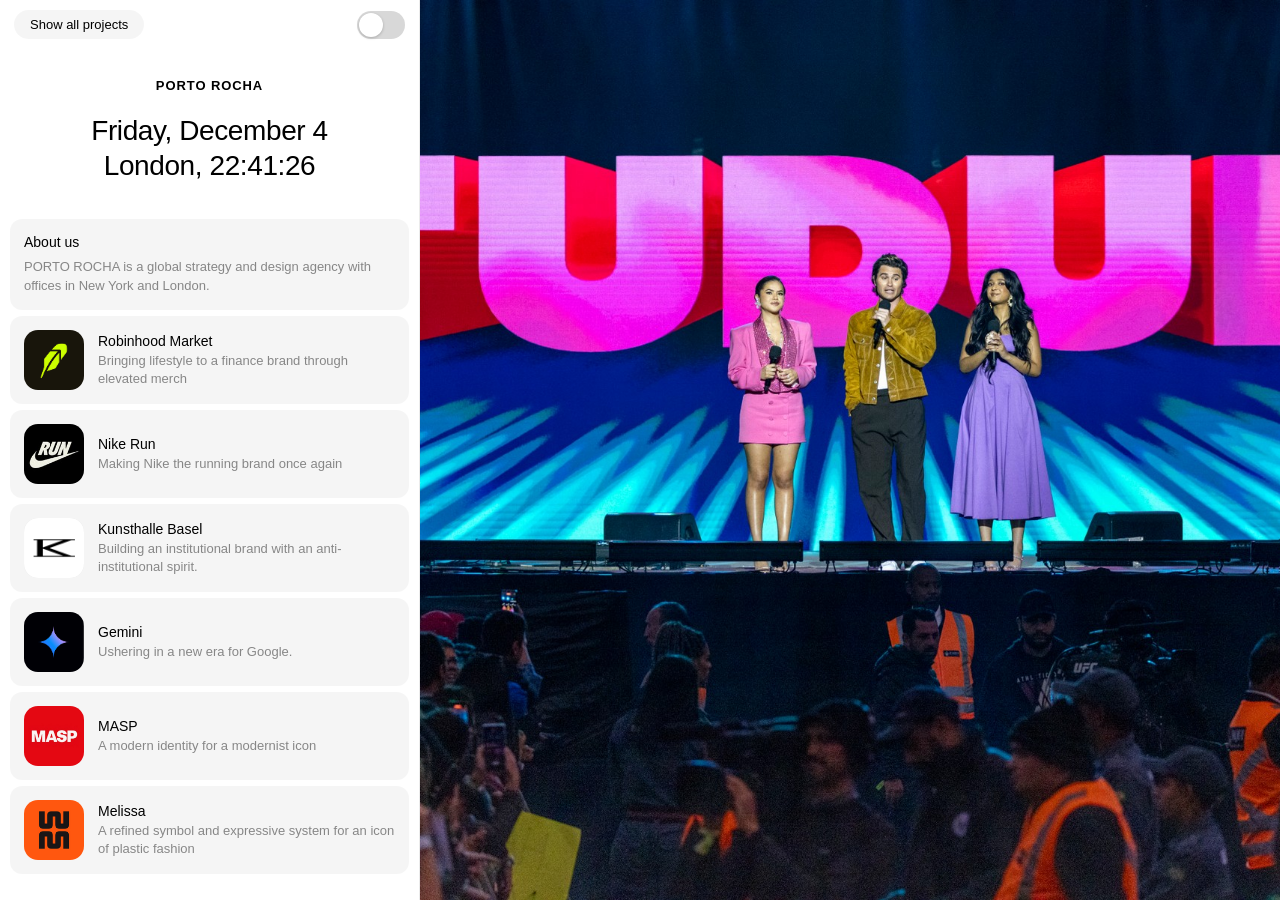
<file: index.html>
<!DOCTYPE html>
<html lang="en">
<head>
  <meta charset="UTF-8" /><meta name="viewport" content="width=device-width, initial-scale=1.0" />
  <title>PORTO ROCHA</title>
  <link rel="stylesheet" href="css/shared.css" />
  <style>
    /* ── Layout ── */
    html, body { height: 100%; overflow: hidden; margin: 0; padding: 0; }
    body { display: flex; }
    .wrapper { display: flex; width: 100%; height: 100vh; }

    /* ── Right content column ── */
    .content {
      flex: 1;
      height: 100vh;
      overflow-y: auto;
      scrollbar-width: none;
    }
    .content::-webkit-scrollbar { display: none; }

    /* ── HERO: full viewport height, fills right panel ── */
    .hero {
      width: 100%;
      height: 100vh;
      overflow: hidden;
      background: #d8d5cf;
      flex-shrink: 0;
      position: relative;
    }
    .hero img {
      width: 100%;
      height: 100%;
      object-fit: cover;
      object-position: center;
      display: block;
    }

    /* ── Cards grid ── */
    .cards-grid {
      display: grid;
      grid-template-columns: 1fr 1fr 1fr;
      gap: 8px;
      padding: 8px;
      align-items: start;
    }
    .cards-col { display: flex; flex-direction: column; gap: 8px; }

    a.card {
      display: block;
      background: var(--card-bg);
      border-radius: 12px;
      padding: 16px;
      transition: background .2s;
      text-decoration: none;
    }
    a.card:hover { background: var(--card-hover); }

    .card__date  { font-size: 12px; color: var(--muted); margin-bottom: 8px; display: block; }
    .card__title { font-family: var(--font-display), sans-serif; font-size: 21px; font-weight: 400; letter-spacing: -.3px; line-height: 1.15; color: var(--text); margin-bottom: 10px; }
    .card__body  { font-size: 13px; color: var(--muted); line-height: 1.55; margin-bottom: 14px; }

    /* Default card image — vertical portrait */
    .card__img {
      overflow: hidden;
      border-radius: 6px;
      background: #ddd;
    }
    .card__img img {
      width: 100%; height: 100%;
      object-fit: cover; display: block;
      transition: transform .35s;
    }
    a.card:hover .card__img img { transform: scale(1.025); }

    /* Orientation variants */
    .card__img--portrait   { aspect-ratio: 3/4; }
    .card__img--landscape  { aspect-ratio: 16/9; }
    .card__img--square     { aspect-ratio: 1/1; }
    .card__img--wide       { aspect-ratio: 4/3; }

    @media(max-width:1100px){ .cards-grid { grid-template-columns: 1fr 1fr; } }
    @media(max-width:640px) { .cards-grid { grid-template-columns: 1fr; } }
  </style>
</head>
<body>
<div class="wrapper">

  <!-- ══════════ LEFT NAV ══════════ -->
  <nav class="nav">
    <div class="nav__topbar">
      <button class="nav__show-btn" onclick="location.href='all.html'">Show all projects</button>
      <button class="nav__toggle" aria-label="Toggle view"></button>
    </div>
    <div class="nav__header">
      <div class="nav__brand">PORTO ROCHA</div>
      <div class="nav__clock">
        <span class="nav__clock-date" id="clock-date"></span>
        <span class="nav__clock-time" id="clock-time"></span>
      </div>
    </div>
    <div class="nav__cards">
      <a class="nav__card" href="about.html">
        <p class="nav__about-title">About us</p>
        <p class="nav__about-text">PORTO ROCHA is a global strategy and design agency with offices in New York and London.</p>
      </a>
      <a class="nav__card" href="project.html?p=Robinhood">
        <div class="nav__project">
          <div class="nav__project-thumb"><img src="images/19f374b2c04a2c84f1aed12737df30a0_002.png" alt="Robinhood" /></div>
          <div class="nav__project-info"><p class="nav__project-name">Robinhood Market</p><p class="nav__project-desc">Bringing lifestyle to a finance brand through elevated merch</p></div>
        </div>
      </a>
      <a class="nav__card" href="project.html?p=Nike Run">
        <div class="nav__project">
          <div class="nav__project-thumb"><img src="images/7d114369853c65c44ce5f91b9b243f2b_002.jpg" alt="Nike Run" /></div>
          <div class="nav__project-info"><p class="nav__project-name">Nike Run</p><p class="nav__project-desc">Making Nike the running brand once again</p></div>
        </div>
      </a>
      <a class="nav__card" href="project.html?p=Kunsthalle">
        <div class="nav__project">
          <div class="nav__project-thumb"><img src="images/b670d5b1285397047b038368533b15ea_002.png" alt="Kunsthalle" /></div>
          <div class="nav__project-info"><p class="nav__project-name">Kunsthalle Basel</p><p class="nav__project-desc">Building an institutional brand with an anti-institutional spirit.</p></div>
        </div>
      </a>
      <a class="nav__card" href="project.html?p=Gemini">
        <div class="nav__project">
          <div class="nav__project-thumb"><img src="images/dfbff0446cd450d7bafc721aad8fc51c_002.png" alt="Gemini" /></div>
          <div class="nav__project-info"><p class="nav__project-name">Gemini</p><p class="nav__project-desc">Ushering in a new era for Google.</p></div>
        </div>
      </a>
      <a class="nav__card" href="project.html?p=MASP">
        <div class="nav__project">
          <div class="nav__project-thumb"><img src="images/5bea1e1fd8beee2b68161482c99046e8.jpg" alt="MASP" /></div>
          <div class="nav__project-info"><p class="nav__project-name">MASP</p><p class="nav__project-desc">A modern identity for a modernist icon</p></div>
        </div>
      </a>
      <a class="nav__card" href="project.html?p=Melissa">
        <div class="nav__project">
          <div class="nav__project-thumb"><img src="images/858c5df6c3f197e4907f97b1a3226298_003.png" alt="Melissa" /></div>
          <div class="nav__project-info"><p class="nav__project-name">Melissa</p><p class="nav__project-desc">A refined symbol and expressive system for an icon of plastic fashion</p></div>
        </div>
      </a>
    </div>
  </nav>

  <!-- ══════════ CONTENT ══════════ -->
  <div class="content">

    <!-- HERO — full viewport height -->
    <div class="hero">
      <img src="images/a2f7ddaf1c509690f80ad04a61911b9f_003.jpg" alt="Porto Rocha" />
    </div>

    <!-- CARDS -->
    <div class="cards-grid">

      <!-- Col 1 -->
      <div class="cards-col">
        <a class="card" href="project.html?p=forma">
          <span class="card__date">8 April 2026</span>
          <h2 class="card__title">Felipe Rocha to join ADG Jury Talk at the 2026 Laus Awards</h2>
          <p class="card__body">Felipe Rocha will be serving as a member on the Branding and graphics of the environment Jury for the 2026 ADG Laus awards in Barcelona. Entries are open now!</p>
          <!-- landscape: wide news/editorial photos look best horizontal -->
          <div class="card__img card__img--landscape">
            <img src="images/eed8797508fff9f7b24d330cb068e2cb_002.png" alt="" loading="lazy" />
          </div>
        </a>
        <a class="card" href="project.html?p=olivo">
          <span class="card__date">27 January 2026</span>
          <h2 class="card__title">BP&O Reviews Kunsthalle Basel Identity</h2>
          <p class="card__body">BP&O featured our identity for Kunsthalle Basel, highlighting its seamless fit within the art community.</p>
          <!-- portrait: editorial/art imagery suits vertical -->
          <div class="card__img card__img--portrait">
            <img src="images/a962c5740920cb7edd3cfd5150a1b060.jpg" alt="" loading="lazy" />
          </div>
        </a>
      </div>

      <!-- Col 2 -->
      <div class="cards-col">
        <a class="card" href="project.html?p=meridian">
          <span class="card__date">9 March 2026</span>
          <h2 class="card__title">Creative Review | New Beginnings: Kunsthalle Basel recognized by Tokyo TDC Awards</h2>
          <p class="card__body">Out of 3605 entries, our logo for Kunsthalle Basel received recognition for excellence in the prestigious Tokyo TDC Awards, branding category.</p>
          <!-- portrait -->
          <div class="card__img card__img--portrait">
            <img src="images/257ec7149ef355dc79f14011c0c0ef19_003.jpg" alt="" loading="lazy" />
          </div>
        </a>
        <a class="card" href="project.html?p=aether">
          <span class="card__date">8 January 2026</span>
          <h2 class="card__title">Marcos Rodrigues: Design Between Systems, People &amp; Responsibility</h2>
          <p class="card__body">Interactive Design Director Marcos Rodrigues speaks with Ukrainian design media platform Ukrteka on strategy-led decisions and collaboration in digital systems.</p>
          <!-- landscape: screen/interface shots look better wide -->
          <div class="card__img card__img--landscape">
            <img src="images/98d132205d4665ddfefdc2fb32ac25af_002 2.png" alt="" loading="lazy" />
          </div>
        </a>
      </div>

      <!-- Col 3 -->
      <div class="cards-col">
        <a class="card" href="project.html?p=veld">
          <span class="card__date">10 March 2026</span>
          <h2 class="card__title">Nathan Fyock to speak at Serifalaris 2026</h2>
          <p class="card__body">Senior Strategist Claren Walker spoke with Transform Magazine about the rebrand that left the strongest impression on her in 2025.</p>
          <!-- wide: street/environment shots suit 4:3 -->
          <div class="card__img card__img--wide">
            <img src="images/af7b233ff5c59ef6ebc7432b17d82367.jpg" alt="" loading="lazy" />
          </div>
        </a>
        <a class="card" href="project.html?p=dune">
          <span class="card__date">10 December 2025</span>
          <h2 class="card__title">Joseph Lebus to speak at Multiplicity 2026</h2>
          <p class="card__body">Design principal Joseph Lebus will be joining Multiplicity's 10th annual Design in Conversation conference in London.</p>
          <!-- portrait -->
          <div class="card__img card__img--portrait">
            <img src="images/52b44a50e047a829fb09ee1f1d270221.jpg" alt="" loading="lazy" />
          </div>
        </a>
      </div>

    </div>
  </div><!-- /content -->

</div><!-- /wrapper -->

<script>
  function tick() {
    const n = new Date();
    document.getElementById('clock-date').textContent = n.toLocaleDateString('en-US', {weekday:'long', month:'long', day:'numeric'});
    document.getElementById('clock-time').textContent = 'London, ' + new Date(n.toLocaleString('en-US',{timeZone:'Europe/London'})).toLocaleTimeString('en-US',{hour12:false,hour:'2-digit',minute:'2-digit',second:'2-digit'});
  }
  tick(); setInterval(tick, 1000);
</script>
</body>
</html>
</file>
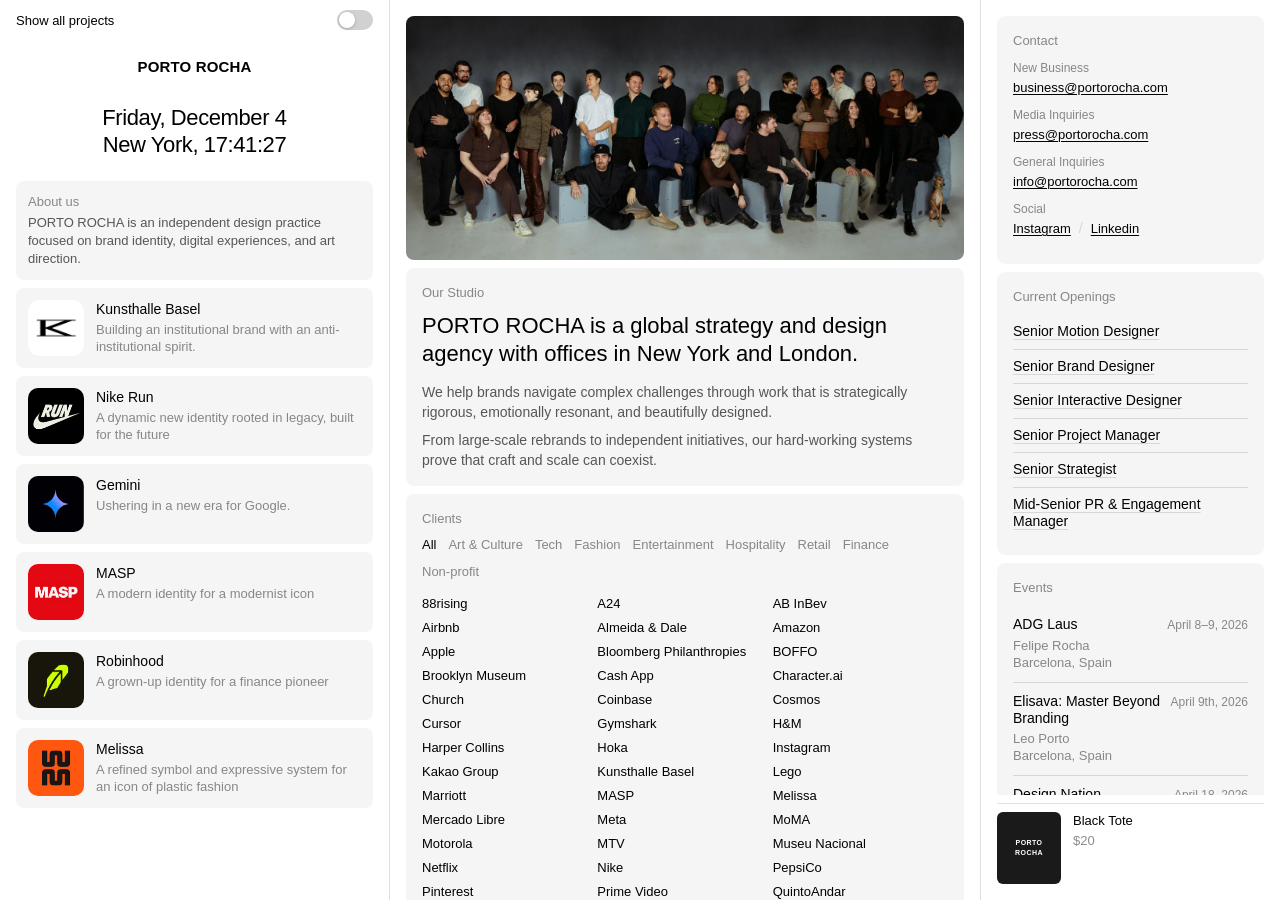
<file: about.html>
<!DOCTYPE html>
<html lang="en">
<head>
  <meta charset="UTF-8" />
  <meta name="viewport" content="width=device-width, initial-scale=1.0" />
  <title>About — PORTO ROCHA</title>
  <link rel="stylesheet" href="css/shared.css" />
  <style>
    /* ── Reset / base ── */
    *, *::before, *::after { box-sizing: border-box; margin: 0; padding: 0; }
    html, body { height: 100%; overflow: hidden; }
    body {
      font-family: 'SF Pro Text', -apple-system, BlinkMacSystemFont, sans-serif;
      font-size: 14px;
      font-weight: 400;
      line-height: 17.5px;
      color: #000;
      background: #fff;
      -webkit-font-smoothing: antialiased;
      display: flex;
    }
    a { color: inherit; text-decoration: none; }

    /* ── Tokens ── */
    :root {
      --line:       rgba(0,0,0,0.12);
      --card-bg:    rgba(0,0,0,0.04);
      --card-hover: rgba(0,0,0,0.07);
      --muted:      rgba(0,0,0,0.45);
      --muted2:     rgba(0,0,0,0.65);
      --red:        #e63322;
      --br:         8px;
      --pd:         16px;
      --pd2:        8px;
      --font-display: 'SF Pro Display', -apple-system, BlinkMacSystemFont, sans-serif;
    }

    /* ══════════════════════════════════════
       LEFT NAV — identical to index.html
    ══════════════════════════════════════ */
    .nav {
      width: 390px;
      min-width: 390px;
      height: 100vh;
      border-right: 1px solid var(--line);
      display: flex;
      flex-direction: column;
      overflow: hidden;
    }

    /* topbar */
    .nav__topbar {
      display: flex;
      align-items: center;
      justify-content: space-between;
      padding: 10px var(--pd);
      flex-shrink: 0;
    }
    .nav__show-btn {
      background: none;
      border: none;
      font-family: inherit;
      font-size: 13px;
      cursor: pointer;
      color: #000;
      padding: 0;
    }
    .nav__show-btn:hover { text-decoration: underline; }
    .nav__toggle {
      width: 36px; height: 20px;
      background: rgba(0,0,0,0.18);
      border: none;
      border-radius: 10px;
      position: relative;
      cursor: pointer;
      transition: background .2s;
    }
    .nav__toggle.on { background: #000; }
    .nav__toggle::after {
      content: '';
      position: absolute;
      width: 16px; height: 16px;
      background: #fff;
      border-radius: 50%;
      top: 2px; left: 2px;
      transition: transform .2s;
    }
    .nav__toggle.on::after { transform: translateX(16px); }

    /* brand + clock */
    .nav__header {
      padding: 0 var(--pd) 8px;
      flex-shrink: 0;
    }
    .nav__brand {
      font-size: 15px;
      font-weight: 600;
      letter-spacing: .01em;
      text-align: center;
      padding: 18px 0 6px;
    }
    .nav__clock {
      text-align: center;
      padding: 4px 0 14px;
      line-height: 1.35;
    }
    .nav__clock-date,
    .nav__clock-time {
      font-size: 22px;
      font-weight: 400;
      display: block;
      font-variant-numeric: tabular-nums;
    }

    /* scrollable cards area */
    .nav__cards {
      flex: 1;
      overflow-y: auto;
      scrollbar-width: none;
      display: flex;
      flex-direction: column;
      gap: var(--pd2);
      padding: 0 var(--pd) var(--pd);
    }
    .nav__cards::-webkit-scrollbar { display: none; }

    /* about card */
    .nav__card {
      display: block;
      background: var(--card-bg);
      border-radius: var(--br);
      padding: 12px;
      transition: background .2s;
      cursor: pointer;
    }
    .nav__card:hover { background: var(--card-hover); }
    .nav__about-title {
      font-size: 13px;
      color: var(--muted);
      margin-bottom: 4px;
    }
    .nav__about-text {
      font-size: 13px;
      color: var(--muted2);
      line-height: 18px;
    }

    /* project cards */
    .nav__project {
      display: flex;
      gap: 12px;
      align-items: flex-start;
    }
    .nav__project-thumb {
      width: 56px; height: 56px;
      border-radius: 10px;
      overflow: hidden;
      flex-shrink: 0;
      background: #ddd;
    }
    .nav__project-thumb img {
      width: 100%; height: 100%;
      object-fit: cover; display: block;
    }
    .nav__project-name {
      font-size: 14px;
      font-weight: 500;
      margin-bottom: 3px;
      line-height: 18px;
    }
    .nav__project-desc {
      font-size: 13px;
      color: var(--muted);
      line-height: 17px;
    }

    /* ══════════════════════════════════════
       MAIN CONTENT — scrollable
    ══════════════════════════════════════ */
    .content {
      flex: 1;
      height: 100vh;
      overflow-y: auto;
      scrollbar-width: none;
      display: flex;
      flex-direction: column;
      gap: var(--pd2);
      padding: var(--pd);
    }
    .content::-webkit-scrollbar { display: none; }

    /* HERO */
    .about__hero {
      width: 100%;
      aspect-ratio: 16/7;
      overflow: hidden;
      border-radius: var(--br);
      background: #d8d5cf;
      flex-shrink: 0;
    }
    .about__hero img {
      width: 100%; height: 100%;
      object-fit: cover; display: block;
    }
    .about__hero__placeholder {
      width: 100%; height: 100%;
      display: flex; align-items: center; justify-content: center;
      font-size: 13px; color: var(--muted);
      letter-spacing: .05em;
    }

    /* CARDS */
    .page__card {
      background: var(--card-bg);
      border-radius: var(--br);
      padding: var(--pd);
      transition: background .4s;
    }
    .page__card:hover { background: var(--card-hover); }
    .section-label { font-size: 13px; color: var(--muted); margin-bottom: 10px; display: block; }

    /* OUR STUDIO */
    .about__studio h2 { font-size: 22px; font-weight: 400; line-height: 28px; margin-bottom: 14px; }
    .about__studio p  { font-size: 14px; line-height: 20px; color: var(--muted2); margin-bottom: 8px; }
    .about__studio p:last-child { margin-bottom: 0; }

    /* CLIENTS */
    .clients__filter { display: flex; gap: 12px; flex-wrap: wrap; margin-bottom: 14px; }
    .clients__filter button {
      background: none; border: none; cursor: pointer;
      font-family: inherit; font-size: 13px;
      color: var(--muted); padding: 0; transition: color .2s;
    }
    .clients__filter button.active,
    .clients__filter button:hover { color: #000; }
    .clients__grid { display: grid; grid-template-columns: repeat(3,1fr); gap: 2px 0; }
    .clients__grid span { font-size: 13px; line-height: 22px; }

    /* LOCATIONS */
    .about__locations { display: grid; grid-template-columns: 1fr 1fr; gap: var(--pd2); }
    .location__card { background: var(--card-bg); border-radius: var(--br); overflow: hidden; }
    .location__img-ph {
      width: 100%; height: 180px;
      display: flex; align-items: center; justify-content: center;
      font-size: 12px; color: var(--muted);
    }
    .location__info { display: flex; align-items: flex-start; gap: 12px; padding: 12px; }
    .location__clock { width: 32px; height: 32px; flex-shrink: 0; margin-top: 2px; }
    .location__clock svg { width: 100%; height: 100%; }
    .location__text h3 { font-size: 14px; font-weight: 500; margin-bottom: 2px; }
    .location__text p  { font-size: 13px; color: var(--muted); line-height: 18px; }

    /* OFFERINGS */
    .offerings__tabs { display: flex; gap: 16px; flex-wrap: wrap; margin-bottom: 18px; }
    .offerings__tabs button {
      background: none; border: none; cursor: pointer;
      font-family: inherit; font-size: 14px;
      color: var(--muted); padding: 0; transition: color .2s;
    }
    .offerings__tabs button.active { color: #000; font-weight: 500; }
    .offerings__tabs button:hover  { color: #000; }
    .offerings__body { font-size: 22px; font-weight: 400; line-height: 30px; max-width: 580px; }

    /* FOUNDERS */
    .founders__grid { display: grid; grid-template-columns: 1fr 1fr; gap: var(--pd); }
    .founder__photo {
      width: 100%;
      aspect-ratio: 3/4;
      border-radius: 6px;
      overflow: hidden;
      background: #d0cec9;
      margin-bottom: 10px;
    }
    .founder__photo img {
      width: 100%; height: 100%;
      object-fit: cover; display: block;
    }
    .founder__photo__ph {
      width: 100%; height: 100%;
      display: flex; align-items: center; justify-content: center;
      font-size: 12px; color: var(--muted);
    }
    .founder__name  { font-size: 14px; font-weight: 500; margin-bottom: 2px; }
    .founder__title { font-size: 13px; color: var(--muted); margin-bottom: 10px; }
    .founder__bio   { font-size: 13px; line-height: 19px; color: var(--muted2); }

    /* TEAM */
    .team__row {
      display: grid; grid-template-columns: 1fr 1fr 1fr;
      padding: 6px 0; border-bottom: 1px solid var(--line); font-size: 13px;
    }
    .team__row:last-child { border-bottom: none; }
    .team__name { font-weight: 500; }
    .team__role { color: var(--muted); }
    .team__city { color: var(--muted); text-align: right; }

    /* ══════════════════════════════════════
       RIGHT SIDEBAR — 3 zones
    ══════════════════════════════════════ */
    .right-sidebar {
      width: 300px;
      min-width: 300px;
      height: 100vh;
      border-left: 1px solid var(--line);
      display: flex;
      flex-direction: column;
      gap: var(--pd2);
      padding: var(--pd);
    }

    /* Zone 1: Contact — fixed */
    .right__contact { flex-shrink: 0; }
    .contact__row { margin-bottom: 10px; }
    .contact__row-label { font-size: 12px; color: var(--muted); margin-bottom: 2px; }
    .contact__row a { font-size: 13px; text-decoration: underline; text-underline-offset: 2px; }
    .contact__row a:hover { color: var(--muted2); }
    .social-links { display: flex; gap: 6px; align-items: center; }
    .social-links a { font-size: 13px; text-decoration: underline; text-underline-offset: 2px; }

    /* Zone 2: Openings + Events — scrollable */
    .right__scroll-zone {
      flex: 1;
      min-height: 0;
      overflow-y: auto;
      scrollbar-width: none;
      display: flex;
      flex-direction: column;
      gap: var(--pd2);
    }
    .right__scroll-zone::-webkit-scrollbar { display: none; }

    .openings__item {
      display: block; font-size: 14px; font-weight: 500;
      padding: 8px 0; border-bottom: 1px solid var(--line);
      text-decoration: underline; text-underline-offset: 3px;
      text-decoration-color: var(--line);
      transition: text-decoration-color .2s;
    }
    .openings__item:last-child { border-bottom: none; }
    .openings__item:hover { text-decoration-color: #000; }

    .event__item { padding: 10px 0; border-bottom: 1px solid var(--line); }
    .event__item:last-child { border-bottom: none; }
    .event__top { display: flex; justify-content: space-between; align-items: baseline; margin-bottom: 2px; }
    .event__name { font-size: 14px; font-weight: 500; }
    .event__date { font-size: 12px; color: var(--muted); white-space: nowrap; margin-left: 6px; }
    .event__speaker  { font-size: 13px; color: var(--muted); }
    .event__location { font-size: 13px; color: var(--muted); }

    /* Zone 3: Shop — pinned bottom */
    .right__shop {
      flex-shrink: 0;
      border-top: 1px solid var(--line);
      padding-top: var(--pd2);
    }
    .shop__item { display: flex; gap: 12px; align-items: flex-start; }
    .shop__tote {
      width: 64px; height: 72px;
      background: #1a1a1a;
      border-radius: 6px; flex-shrink: 0;
      display: flex; align-items: center; justify-content: center;
    }
    .shop__tote span { color: #fff; font-size: 7px; font-weight: 700; letter-spacing: .06em; text-align: center; line-height: 1.4; }
    .shop__name  { font-size: 13px; margin-bottom: 2px; }
    .shop__price { font-size: 13px; color: var(--muted); }
  </style>
</head>
<body>

<!-- ══════════════════════════════════════
     LEFT NAV — same as index.html
══════════════════════════════════════ -->
<nav class="nav">
  <div class="nav__topbar">
    <button class="nav__show-btn" onclick="location.href='all.html'">Show all projects</button>
    <button class="nav__toggle" id="navToggle" aria-label="Toggle view"></button>
  </div>
  <div class="nav__header">
    <div class="nav__brand">PORTO ROCHA</div>
    <div class="nav__clock">
      <span class="nav__clock-date" id="clock-date"></span>
      <span class="nav__clock-time" id="clock-time"></span>
    </div>
  </div>
  <div class="nav__cards">
    <a class="nav__card" href="about.html">
      <p class="nav__about-title">About us</p>
      <p class="nav__about-text">PORTO ROCHA is an independent design practice focused on brand identity, digital experiences, and art direction.</p>
    </a>
    <a class="nav__card" href="project.html?p=Kunsthalle">
      <div class="nav__project">
        <div class="nav__project-thumb"><img src="images/b670d5b1285397047b038368533b15ea_002.png" alt="Kunsthalle" /></div>
        <div class="nav__project-info"><p class="nav__project-name">Kunsthalle Basel</p><p class="nav__project-desc">Building an institutional brand with an anti-institutional spirit.</p></div>
      </div>
    </a>
    <a class="nav__card" href="project.html?p=Nike Run">
      <div class="nav__project">
        <div class="nav__project-thumb"><img src="images/7d114369853c65c44ce5f91b9b243f2b_002.jpg" alt="Nike Run" /></div>
        <div class="nav__project-info"><p class="nav__project-name">Nike Run</p><p class="nav__project-desc">A dynamic new identity rooted in legacy, built for the future</p></div>
      </div>
    </a>
    <a class="nav__card" href="project.html?p=Gemini">
      <div class="nav__project">
        <div class="nav__project-thumb"><img src="images/dfbff0446cd450d7bafc721aad8fc51c_002.png" alt="Gemini" /></div>
        <div class="nav__project-info"><p class="nav__project-name">Gemini</p><p class="nav__project-desc">Ushering in a new era for Google.</p></div>
      </div>
    </a>
    <a class="nav__card" href="project.html?p=MASP">
      <div class="nav__project">
        <div class="nav__project-thumb"><img src="images/5bea1e1fd8beee2b68161482c99046e8.jpg" alt="MASP" /></div>
        <div class="nav__project-info"><p class="nav__project-name">MASP</p><p class="nav__project-desc">A modern identity for a modernist icon</p></div>
      </div>
    </a>
    <a class="nav__card" href="project.html?p=Robinhood">
      <div class="nav__project">
        <div class="nav__project-thumb"><img src="images/19f374b2c04a2c84f1aed12737df30a0_002.png" alt="Robinhood" /></div>
        <div class="nav__project-info"><p class="nav__project-name">Robinhood</p><p class="nav__project-desc">A grown-up identity for a finance pioneer</p></div>
      </div>
    </a>
    <a class="nav__card" href="project.html?p=Melissa">
      <div class="nav__project">
        <div class="nav__project-thumb"><img src="images/858c5df6c3f197e4907f97b1a3226298_003.png" alt="Melissa" /></div>
        <div class="nav__project-info"><p class="nav__project-name">Melissa</p><p class="nav__project-desc">A refined symbol and expressive system for an icon of plastic fashion</p></div>
      </div>
    </a>
  </div>
</nav>

<!-- ══════════════════════════════════════
     MAIN CONTENT
══════════════════════════════════════ -->
<main class="content">

  <!-- HERO — replace src with your photo path -->
  <div class="about__hero">
    <img src="images/studio.avif" alt="Porto Rocha team"
         onerror="this.style.display='none';this.parentElement.querySelector('.about__hero__placeholder').style.display='flex';" />
    <div class="about__hero__placeholder" style="display:none;">Add hero image → images/about_hero.jpg</div>
  </div>

  <!-- OUR STUDIO -->
  <div class="page__card about__studio">
    <span class="section-label">Our Studio</span>
    <h2>PORTO ROCHA is a global strategy and design agency with offices in New York and London.</h2>
    <p>We help brands navigate complex challenges through work that is strategically rigorous, emotionally resonant, and beautifully designed.</p>
    <p>From large-scale rebrands to independent initiatives, our hard-working systems prove that craft and scale can coexist.</p>
  </div>

  <!-- CLIENTS -->
  <div class="page__card">
    <span class="section-label">Clients</span>
    <div class="clients__filter">
      <button class="active" data-filter="all">All</button>
      <button data-filter="art">Art &amp; Culture</button>
      <button data-filter="tech">Tech</button>
      <button data-filter="fashion">Fashion</button>
      <button data-filter="entertainment">Entertainment</button>
      <button data-filter="hospitality">Hospitality</button>
      <button data-filter="retail">Retail</button>
      <button data-filter="finance">Finance</button>
      <button data-filter="nonprofit">Non-profit</button>
    </div>
    <div class="clients__grid" id="clientsGrid"></div>
  </div>

  <!-- LOCATIONS -->
  <div class="about__locations">
    <div class="location__card">
      <div class="location__img-ph" style="background:linear-gradient(135deg,#e0dcd6,#c8c4bc);">New York Office</div>
      
      <div class="location__info">
        <div class="location__clock">
          <svg viewBox="0 0 32 32" fill="none">
            <circle cx="16" cy="16" r="14" stroke="#000" stroke-width="1"/>
            <line id="ny-hour" x1="16" y1="16" x2="16" y2="9" stroke="#000" stroke-width="1.5" stroke-linecap="round"/>
            <line id="ny-min"  x1="16" y1="16" x2="16" y2="7" stroke="#e63322" stroke-width="1" stroke-linecap="round"/>
          </svg>
        </div>
        <div class="location__text"><h3>New York</h3><p>75 Stewart Ave Unit 315<br>Brooklyn, NY</p></div>
      </div>
    </div>
    <div class="location__card">
      <div class="location__img-ph" style="background:linear-gradient(135deg,#d8d4ce,#bfbbb4);">London Office</div>
      <div class="location__info">
        <div class="location__clock">
          <svg viewBox="0 0 32 32" fill="none">
            <circle cx="16" cy="16" r="14" stroke="#000" stroke-width="1"/>
            <line id="lon-hour" x1="16" y1="16" x2="16" y2="9" stroke="#000" stroke-width="1.5" stroke-linecap="round"/>
            <line id="lon-min"  x1="16" y1="16" x2="16" y2="7" stroke="#e63322" stroke-width="1" stroke-linecap="round"/>
          </svg>
        </div>
        <div class="location__text"><h3>London</h3><p>436 Essex Rd Unit 221<br>London, UK</p></div>
      </div>
    </div>
  </div>

  <!-- OFFERINGS -->
  <div class="page__card">
    <span class="section-label">Offerings</span>
    <div class="offerings__tabs">
      <button class="active" data-tab="strategy">Strategy</button>
      <button data-tab="verbal">Verbal Identity</button>
      <button data-tab="visual">Visual Identity</button>
      <button data-tab="digital">Digital</button>
      <button data-tab="motion">Motion &amp; 3D</button>
    </div>
    <div class="offerings__body" id="offeringsContent">We help brands find their North Star, guiding decisions across business, identity, product, and experiences. Driven by insights, rooted in narrative, and ready to use, we turn business ambitions into brand realities that resonate with the world.</div>
  </div>

  <!-- FOUNDERS -->
  <div class="page__card">
    <div class="founders__grid">

      <div>
        <!-- Replace src with your Felipe photo path -->
        <div class="founder__photo">
          <img src="images/aLimKmGNHVfTOmsi_1.avif" alt="Felipe Rocha"
               onerror="this.style.display='none';this.parentElement.querySelector('.founder__photo__ph').style.display='flex';" />
          <div class="founder__photo__ph" style="display:none;">images/founder_felipe.jpg</div>
        </div>
        <div class="founder__name">Felipe Rocha</div>
        <div class="founder__title">Founder &amp; Creative Director</div>
        <p class="founder__bio">Felipe Rocha is a designer and creative director with over 18 years of experience shaping brands at the intersection of business, identity, and culture. His work spans global commercial and cultural contexts, partnering with companies and institutions to build brands that resonate at scale. Prior to co-founding PORTO ROCHA, he held roles at Spotify and Sagmeister &amp; Walsh, and worked at Fabrica in Italy on COLORS magazine. He is a member of the Alliance Graphique Internationale.</p>
      </div>

      <div>
        <!-- Replace src with your Leo photo path -->
        <div class="founder__photo">
          <img src="images/aLioiWGNHVfTOm0l_2-1.jpg" alt="Leo Porto"
               onerror="this.style.display='none';this.parentElement.querySelector('.founder__photo__ph').style.display='flex';" />
          <div class="founder__photo__ph" style="display:none;">images/founder_leo.jpg</div>
        </div>
        <div class="founder__name">Leo Porto</div>
        <div class="founder__title">Founder &amp; Creative Director</div>
        <p class="founder__bio">Leo Porto is a NY-based Brazilian creative director and co-founder of PORTO ROCHA. His work centers around brand identity systems, building robust frameworks that are both precise and expressive — designed to scale and evolve with culture. Prior to founding the studio, Leo was a Design Director at COLLINS and worked at Pentagram, Mother, and Chermayeff &amp; Geismar &amp; Haviv. He has taught typography at the School of Visual Arts in New York, and has been recognized by D&amp;AD, The One Club, Print Magazine, and The Type Directors Club.</p>
      </div>

    </div>
  </div>

  <!-- TEAM -->
  <div class="page__card">
    <span class="section-label">Team</span>
    <div id="teamList"></div>
  </div>

</main>

<!-- ══════════════════════════════════════
     RIGHT SIDEBAR
══════════════════════════════════════ -->
<aside class="right-sidebar">

  <!-- Zone 1: Contact — fixed -->
  <div class="right__contact page__card">
    <span class="section-label">Contact</span>
    <div class="contact__row">
      <div class="contact__row-label">New Business</div>
      <a href="mailto:business@portorocha.com">business@portorocha.com</a>
    </div>
    <div class="contact__row">
      <div class="contact__row-label">Media Inquiries</div>
      <a href="mailto:press@portorocha.com">press@portorocha.com</a>
    </div>
    <div class="contact__row">
      <div class="contact__row-label">General Inquiries</div>
      <a href="mailto:info@portorocha.com">info@portorocha.com</a>
    </div>
    <div class="contact__row">
      <div class="contact__row-label">Social</div>
      <div class="social-links">
        <a href="#">Instagram</a>
        <span style="color:rgba(0,0,0,0.12);margin:0 2px">/</span>
        <a href="#">Linkedin</a>
      </div>
    </div>
  </div>

  <!-- Zone 2: Openings + Events — scrollable -->
  <div class="right__scroll-zone">
    <div class="page__card">
      <span class="section-label">Current Openings</span>
      <a class="openings__item" href="#">Senior Motion Designer</a>
      <a class="openings__item" href="#">Senior Brand Designer</a>
      <a class="openings__item" href="#">Senior Interactive Designer</a>
      <a class="openings__item" href="#">Senior Project Manager</a>
      <a class="openings__item" href="#">Senior Strategist</a>
      <a class="openings__item" href="#">Mid-Senior PR &amp; Engagement Manager</a>
    </div>

    <div class="page__card">
      <span class="section-label">Events</span>
      <div class="event__item">
        <div class="event__top"><span class="event__name">ADG Laus</span><span class="event__date">April 8–9, 2026</span></div>
        <div class="event__speaker">Felipe Rocha</div><div class="event__location">Barcelona, Spain</div>
      </div>
      <div class="event__item">
        <div class="event__top"><span class="event__name">Elisava: Master Beyond Branding</span><span class="event__date">April 9th, 2026</span></div>
        <div class="event__speaker">Leo Porto</div><div class="event__location">Barcelona, Spain</div>
      </div>
      <div class="event__item">
        <div class="event__top"><span class="event__name">Design Nation</span><span class="event__date">April 18, 2026</span></div>
        <div class="event__speaker">Nathan Fyock</div><div class="event__location">New York, USA</div>
      </div>
      <div class="event__item">
        <div class="event__top"><span class="event__name">Vilnius College of Design</span><span class="event__date">April 27, 2026</span></div>
        <div class="event__speaker">Marcos Rodrigues</div><div class="event__location">Vilnius, Lithuania</div>
      </div>
      <div class="event__item">
        <div class="event__top"><span class="event__name">Norwich University of the Arts</span><span class="event__date">April 29, 2026</span></div>
        <div class="event__speaker">Joseph Lebus</div><div class="event__location">Norwich, UK</div>
      </div>
    </div>
  </div>

  <!-- Zone 3: Shop — pinned bottom -->
  <div class="right__shop">
    <div class="shop__item">
      <div class="shop__tote"><span>PORTO<br>ROCHA</span></div>
      <div>
        <div class="shop__name">Black Tote</div>
        <div class="shop__price">$20</div>
      </div>
    </div>
  </div>

</aside>

<script>
  /* ── Clock — same logic as index.html ── */
  function tick() {
    const n = new Date();
    document.getElementById('clock-date').textContent = n.toLocaleDateString('en-US', {weekday:'long', month:'long', day:'numeric'});
    document.getElementById('clock-time').textContent = 'New York, ' + new Date(n.toLocaleString('en-US',{timeZone:'America/New_York'})).toLocaleTimeString('en-US',{hour12:false,hour:'2-digit',minute:'2-digit',second:'2-digit'});
  }
  tick(); setInterval(tick, 1000);

  /* ── Nav toggle ── */
  document.getElementById('navToggle').addEventListener('click', function(){ this.classList.toggle('on'); });

  /* ── Location clocks ── */
  function updateLocationClocks() {
    const ny  = new Date(new Date().toLocaleString('en-US',{timeZone:'America/New_York'}));
    const lon = new Date(new Date().toLocaleString('en-US',{timeZone:'Europe/London'}));
    function setHands(pfx, d) {
      const h=d.getHours()%12, m=d.getMinutes(), s=d.getSeconds();
      const hDeg=h*30+m*0.5, mDeg=m*6+s*0.1;
      const toRad=deg=>(deg-90)*Math.PI/180;
      const cx=16, cy=16;
      document.getElementById(pfx+'-hour').setAttribute('x2', cx+7*Math.cos(toRad(hDeg)));
      document.getElementById(pfx+'-hour').setAttribute('y2', cy+7*Math.sin(toRad(hDeg)));
      document.getElementById(pfx+'-min').setAttribute('x2',  cx+9*Math.cos(toRad(mDeg)));
      document.getElementById(pfx+'-min').setAttribute('y2',  cy+9*Math.sin(toRad(mDeg)));
    }
    setHands('ny', ny); setHands('lon', lon);
  }
  updateLocationClocks(); setInterval(updateLocationClocks, 1000);

  /* ── Clients ── */
  const clients = [
    {name:'A24',cats:['art']},{name:'AB InBev',cats:['retail']},{name:'Airbnb',cats:['hospitality']},
    {name:'Almeida & Dale',cats:['art']},{name:'Amazon',cats:['tech','retail']},{name:'Apple',cats:['tech']},
    {name:'Bloomberg Philanthropies',cats:['nonprofit','finance']},{name:'BOFFO',cats:['art']},
    {name:'Brooklyn Museum',cats:['art']},{name:'Cash App',cats:['finance']},{name:'Character.ai',cats:['tech']},
    {name:'Church',cats:['art']},{name:'Coinbase',cats:['finance']},{name:'Cosmos',cats:['art']},
    {name:'Cursor',cats:['tech']},{name:'Gymshark',cats:['fashion']},{name:'H&M',cats:['fashion']},
    {name:'Harper Collins',cats:['art']},{name:'Hoka',cats:['fashion']},
    {name:'Instagram',cats:['tech','entertainment']},{name:'Kakao Group',cats:['tech']},
    {name:'Kunsthalle Basel',cats:['art']},{name:'Lego',cats:['retail']},{name:'Marriott',cats:['hospitality']},
    {name:'MASP',cats:['art']},{name:'Melissa',cats:['fashion']},{name:'Mercado Libre',cats:['retail']},
    {name:'Meta',cats:['tech']},{name:'MoMA',cats:['art']},{name:'Motorola',cats:['tech']},
    {name:'MTV',cats:['entertainment']},{name:'Museu Nacional',cats:['art']},{name:'Netflix',cats:['entertainment']},
    {name:'Nike',cats:['fashion','retail']},{name:'PepsiCo',cats:['retail']},{name:'Pinterest',cats:['tech']},
    {name:'Prime Video',cats:['entertainment']},{name:'QuintoAndar',cats:['hospitality']},
    {name:'Ray-Ban',cats:['fashion']},{name:'Republic Records',cats:['entertainment']},
    {name:'Robinhood',cats:['finance']},{name:'Serpentine Galleries',cats:['art']},
    {name:'Shopify',cats:['tech','retail']},{name:'Solana',cats:['finance']},
    {name:'Spotify',cats:['entertainment','tech']},{name:'Stacks',cats:['finance']},
    {name:'Stripe',cats:['finance']},{name:'Sundance Film Festival',cats:['art','entertainment']},
    {name:'The Brooklyn Rail',cats:['art']},{name:'Tom of Finland Foundation',cats:['art','nonprofit']},
    {name:'Twitch',cats:['entertainment']},{name:'Universal Music',cats:['entertainment']},
    {name:'Upwork',cats:['tech']},{name:'VEEPS',cats:['entertainment']},
    {name:'Whole Festival',cats:['entertainment']},{name:'XQ Institute',cats:['nonprofit']},
    {name:'YouTube',cats:['tech','entertainment']},{name:'88rising',cats:['entertainment']},
  ];
  function renderClients(f) {
    const list = (f==='all' ? clients : clients.filter(c=>c.cats.includes(f))).slice().sort((a,b)=>a.name.localeCompare(b.name));
    document.getElementById('clientsGrid').innerHTML = list.map(c=>`<span>${c.name}</span>`).join('');
  }
  renderClients('all');
  document.querySelectorAll('.clients__filter button').forEach(btn => {
    btn.addEventListener('click', () => {
      document.querySelectorAll('.clients__filter button').forEach(b=>b.classList.remove('active'));
      btn.classList.add('active');
      renderClients(btn.dataset.filter);
    });
  });

  /* ── Offerings ── */
  const offerings = {
    strategy: 'We help brands find their North Star, guiding decisions across business, identity, product, and experiences. Driven by insights, rooted in narrative, and ready to use, we turn business ambitions into brand realities that resonate with the world.',
    verbal:   'We craft the language systems that give brands a distinct and consistent voice — from naming and messaging architecture to tone of voice guidelines that scale across every touchpoint.',
    visual:   'We build rigorous visual identity systems: marks, typography, color, iconography, and motion principles that are expressive, precise, and built to endure.',
    digital:  'We design digital products and experiences — websites, apps, and interactive systems — that translate brand strategy into compelling, functional interfaces.',
    motion:   'We bring brands to life through motion and 3D, creating dynamic systems and animations that extend identity across screen, space, and time.',
  };
  document.querySelectorAll('.offerings__tabs button').forEach(btn => {
    btn.addEventListener('click', () => {
      document.querySelectorAll('.offerings__tabs button').forEach(b=>b.classList.remove('active'));
      btn.classList.add('active');
      document.getElementById('offeringsContent').textContent = offerings[btn.dataset.tab];
    });
  });

  /* ── Team ── */
  const team = [
    {name:'Alessandro De Vecchi', role:'Senior Brand Designer',       city:'Milan'},
    {name:'Andy Li',              role:'Design Intern',                city:'Baltimore'},
    {name:'Bee Parkinson-Cameron',role:'Senior Strategist',           city:'London'},
    {name:'Caitlin Doyle',        role:'Director of Operations',      city:'New York'},
    {name:'Felipe Rocha',         role:'Founder & Creative Director', city:'New York'},
    {name:'Greg Tsilelekis',      role:'Senior Interactive Designer', city:'New York'},
    {name:'Joseph Lebus',         role:'Senior Brand Designer',       city:'London'},
    {name:'Leo Porto',            role:'Founder & Creative Director', city:'New York'},
    {name:'Marcos Rodrigues',     role:'Senior Motion Designer',      city:'Vilnius'},
    {name:'Nathan Fyock',         role:'Senior Project Manager',      city:'New York'},
    {name:'Petra Eriksson',       role:'Brand Designer',              city:'Stockholm'},
    {name:'Sofía Ruiz',           role:'Brand Strategist',            city:'New York'},
  ];
  document.getElementById('teamList').innerHTML = team.map(m =>
    `<div class="team__row"><span class="team__name">${m.name}</span><span class="team__role">${m.role}</span><span class="team__city">${m.city}</span></div>`
  ).join('');
</script>
</body>
</html>
</file>
<file: css/shared.css>
:root {
  --bg: #fff;
  --text: #000;
  --muted: rgba(0,0,0,0.45);
  --line: rgba(0,0,0,0.08);
  --card-bg: rgba(0,0,0,0.04);
  --card-hover: rgba(0,0,0,0.07);
  --nav-width: 420px;
  --br: 8px;
  --pd: 16px;
  --pd2: 8px;
  --font: "SF Pro Text", -apple-system, "Helvetica Neue", Helvetica, Arial, sans-serif;
  --font-display: "SF Pro Display", -apple-system, "Helvetica Neue", Helvetica, Arial, sans-serif;
}

*, ::before, ::after { box-sizing: border-box; }

html, body {
  margin: 0; padding: 0;
  background: var(--bg);
  color: var(--text);
  font-family: var(--font);
  font-size: 14px;
  font-weight: 400;
  line-height: 1.4;
  -webkit-font-smoothing: antialiased;
  min-height: 100vh;
}

a { color: inherit; text-decoration: none; }
a:focus { outline: 0; }
h1,h2,h3,h4,h5,h6,p,ul,ol,li { margin: 0; padding: 0; }
ul { list-style: none; }
button { font-family: inherit; cursor: pointer; }

/* ══ Wrapper ══ */
.wrapper { display: flex; min-height: 100vh; }

/* ══ Left nav ══ */
.nav {
  width: var(--nav-width);
  flex-shrink: 0;
  position: sticky;
  top: 0;
  height: 100svh;
  overflow-y: auto;
  scrollbar-width: none;
  border-right: 1px solid var(--line);
  display: flex;
  flex-direction: column;
  background: var(--bg);
  z-index: 20;
}
.nav::-webkit-scrollbar { display: none; }

/* ── Topbar ── */
.nav__topbar {
  display: flex;
  align-items: center;
  justify-content: space-between;
  padding: 10px 14px;
  position: sticky;
  top: 0;
  background: var(--bg);
  z-index: 2;
}

.nav__show-btn {
  font-size: 13px;
  color: var(--text);
  background: var(--card-bg);
  border: none;
  padding: 7px 16px;
  border-radius: 100px;
  transition: background .2s;
}
.nav__show-btn:hover { background: var(--card-hover); }

/* iOS toggle */
.nav__toggle {
  width: 48px; height: 28px;
  background: #d8d8d8;
  border-radius: 100px;
  position: relative;
  border: none;
  padding: 0;
  flex-shrink: 0;
  transition: background .3s;
}
.nav__toggle::after {
  content: '';
  position: absolute;
  width: 24px; height: 24px;
  background: #fff;
  border-radius: 50%;
  top: 2px; left: 2px;
  box-shadow: 0 1px 3px rgba(0,0,0,0.22);
  transition: transform .25s;
}

/* ── Brand + clock ── */
.nav__header {
  padding: 28px 16px 36px;
  text-align: center;
}

.nav__brand {
  font-size: 13px;
  font-weight: 700;
  letter-spacing: 0.07em;
  text-transform: uppercase;
}

.nav__clock {
  margin-top: 18px;
  text-align: center;
}
.nav__clock-date,
.nav__clock-time {
  display: block;
  font-family: var(--font-display), sans-serif;
  font-size: 28px;
  font-weight: 400;
  letter-spacing: -0.4px;
  line-height: 1.25;
  color: var(--text);
}

/* ── Nav cards ── */
.nav__cards {
  padding: 0 10px 24px;
  display: flex;
  flex-direction: column;
  gap: 6px;
}

.nav__card {
  background: var(--card-bg);
  border-radius: 12px;
  padding: 14px;
  display: block;
  color: inherit;
  text-decoration: none;
  transition: background .2s;
}
.nav__card:hover { background: var(--card-hover); }

/* About card */
.nav__about-title {
  font-size: 14px;
  font-weight: 500;
  color: var(--text);
  margin-bottom: 4px;
}
.nav__about-text {
  font-size: 13px;
  color: var(--muted);
  line-height: 1.5;
}

/* Project card */
.nav__project {
  display: flex;
  gap: 14px;
  align-items: center;
}
.nav__project-thumb {
  width: 60px; height: 60px;
  border-radius: 14px;
  overflow: hidden;
  flex-shrink: 0;
  background: #e0e0e0;
}
.nav__project-thumb img {
  width: 100%; height: 100%;
  object-fit: cover;
}
.nav__project-info { flex: 1; min-width: 0; }
.nav__project-name {
  font-size: 14px;
  font-weight: 500;
  color: var(--text);
  line-height: 1.3;
}
.nav__project-desc {
  font-size: 13px;
  color: var(--muted);
  line-height: 1.4;
  margin-top: 2px;
}

/* ══ Content ══ */
.content { flex: 1; min-width: 0; display: flex; flex-direction: column; }

/* ══ Responsive ══ */
@media (max-width: 1200px) { :root { --nav-width: 360px; } }
@media (max-width: 960px)  { :root { --nav-width: 300px; } .nav__clock-date,.nav__clock-time { font-size: 22px; } }
@media (max-width: 720px) {
  .wrapper { flex-direction: column; }
  .nav { width: 100%; height: auto; position: static; border-right: none; border-bottom: 1px solid var(--line); }
}
</file>
